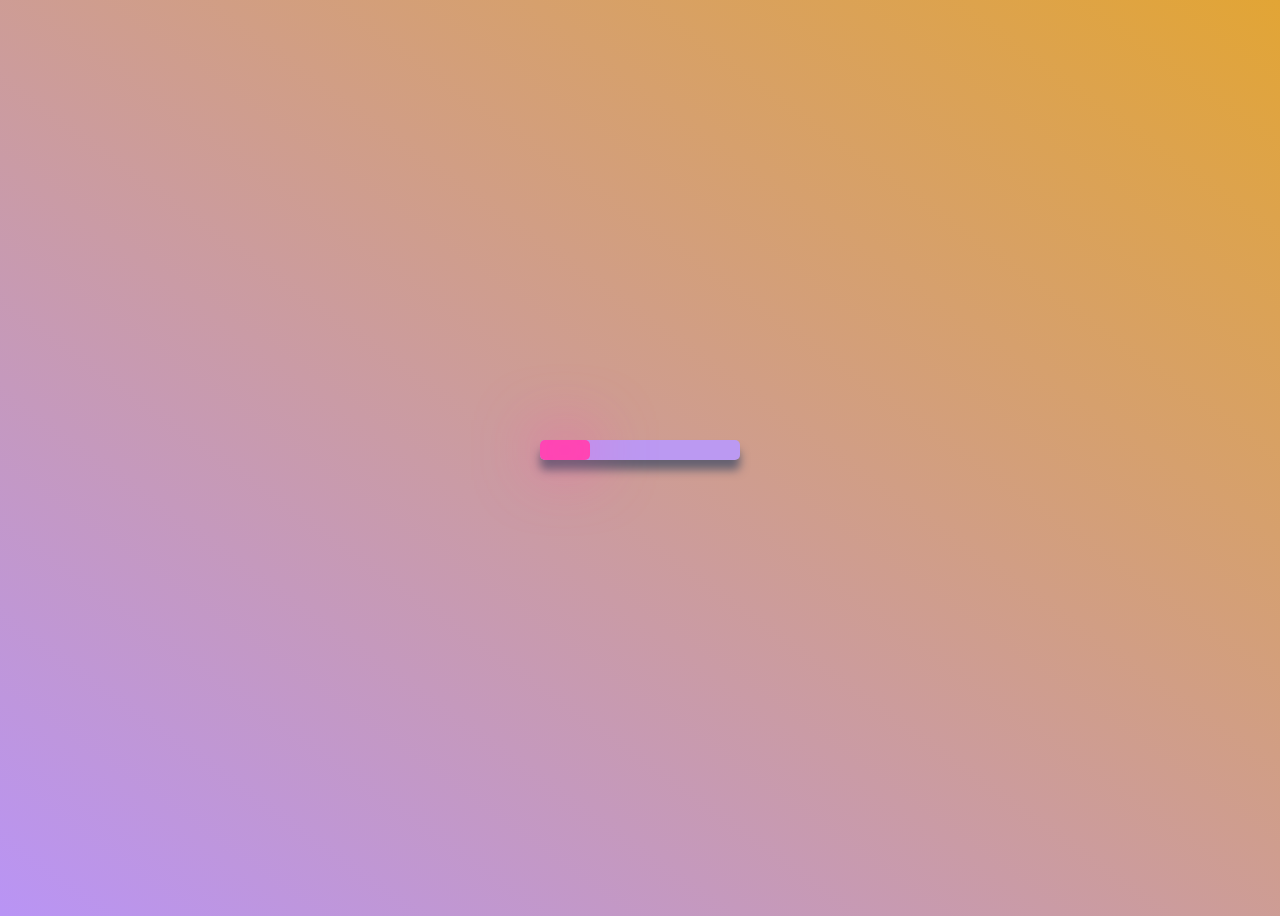
<file: button_animation_menu_mobile/index.html>
<!DOCTYPE html>
<html lang="en">
<head>
    <meta charset="UTF-8">
    <meta http-equiv="X-UA-Compatible" content="IE=edge">
    <meta name="viewport" content="width=device-width, initial-scale=1.0">
    <title>Front End Practice</title>
    <link rel="stylesheet" href="https://cdnjs.cloudflare.com/ajax/libs/font-awesome/6.2.0/css/all.min.css" integrity="sha512-xh6O/CkQoPOWDdYTDqeRdPCVd1SpvCA9XXcUnZS2FmJNp1coAFzvtCN9BmamE+4aHK8yyUHUSCcJHgXloTyT2A==" crossorigin="anonymous" referrerpolicy="no-referrer" />
    <link rel="stylesheet" href="./style.css">
</head>
<body>
    <div id="menu">
        <ul>
            <li class="active"><i class="fa-brands fa-tiktok"></i></li>
            <li><i class="fa-brands fa-github"></i></li>
            <li><i class="fa-brands fa-linkedin"></i></li>
            <li><i class="fa-brands fa-twitter"></i></li>
            <div id="action"></div>
        </ul>
    </div>
</body>
<script src="./index.js"></script>
</html>
</file>
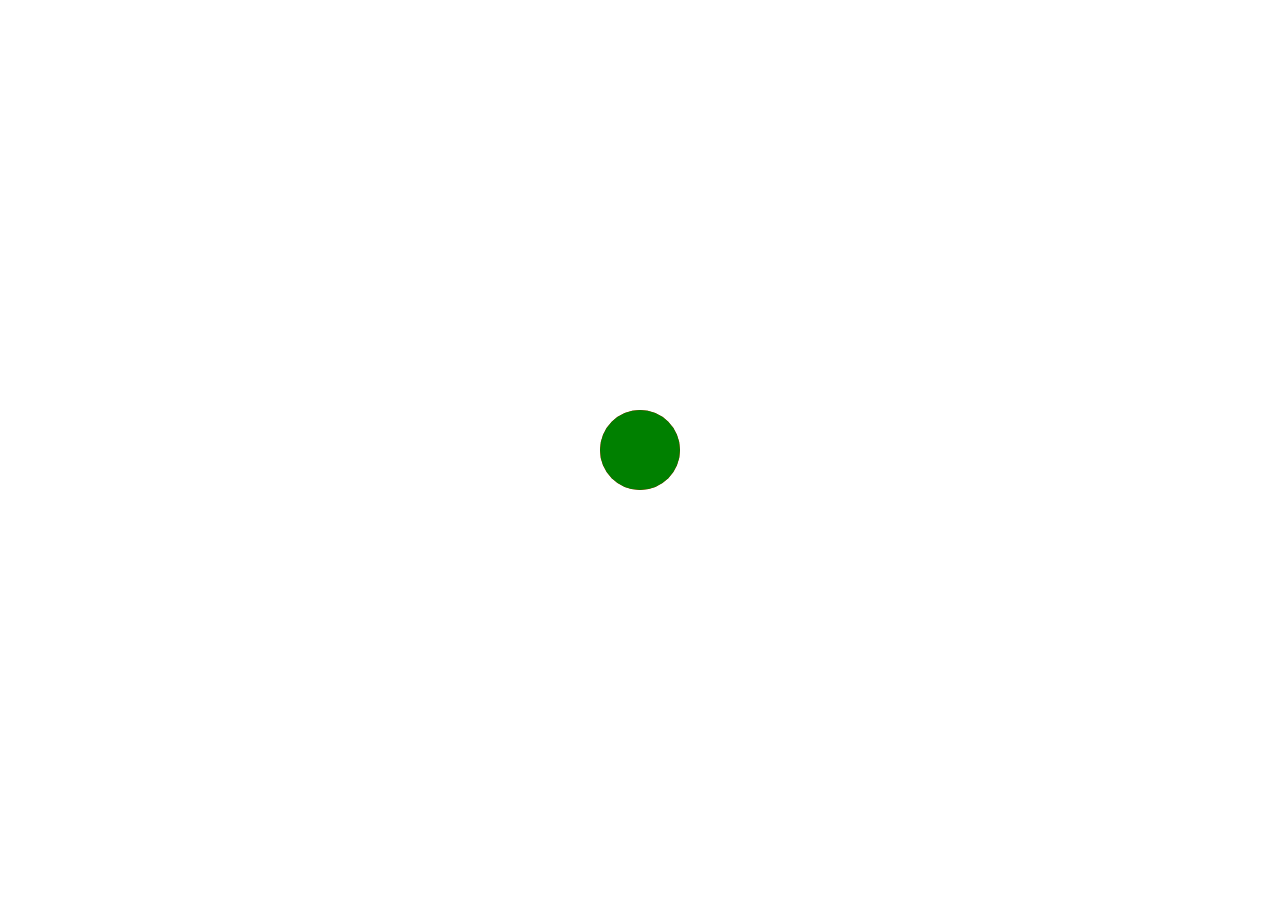
<file: circle_animation/index.html>
<!DOCTYPE html>
<html lang="en">
  <head>
    <meta charset="UTF-8" />
    <meta http-equiv="X-UA-Compatible" content="IE=edge" />
    <meta name="viewport" content="width=device-width, initial-scale=1.0" />
    <title>Circle Animation</title>
    <link rel="stylesheet" href="./style.css" />
  </head>
  <body>
    <div class="loader">
      <div></div>
      <div></div>
    </div>
  </body>
</html>
</file>
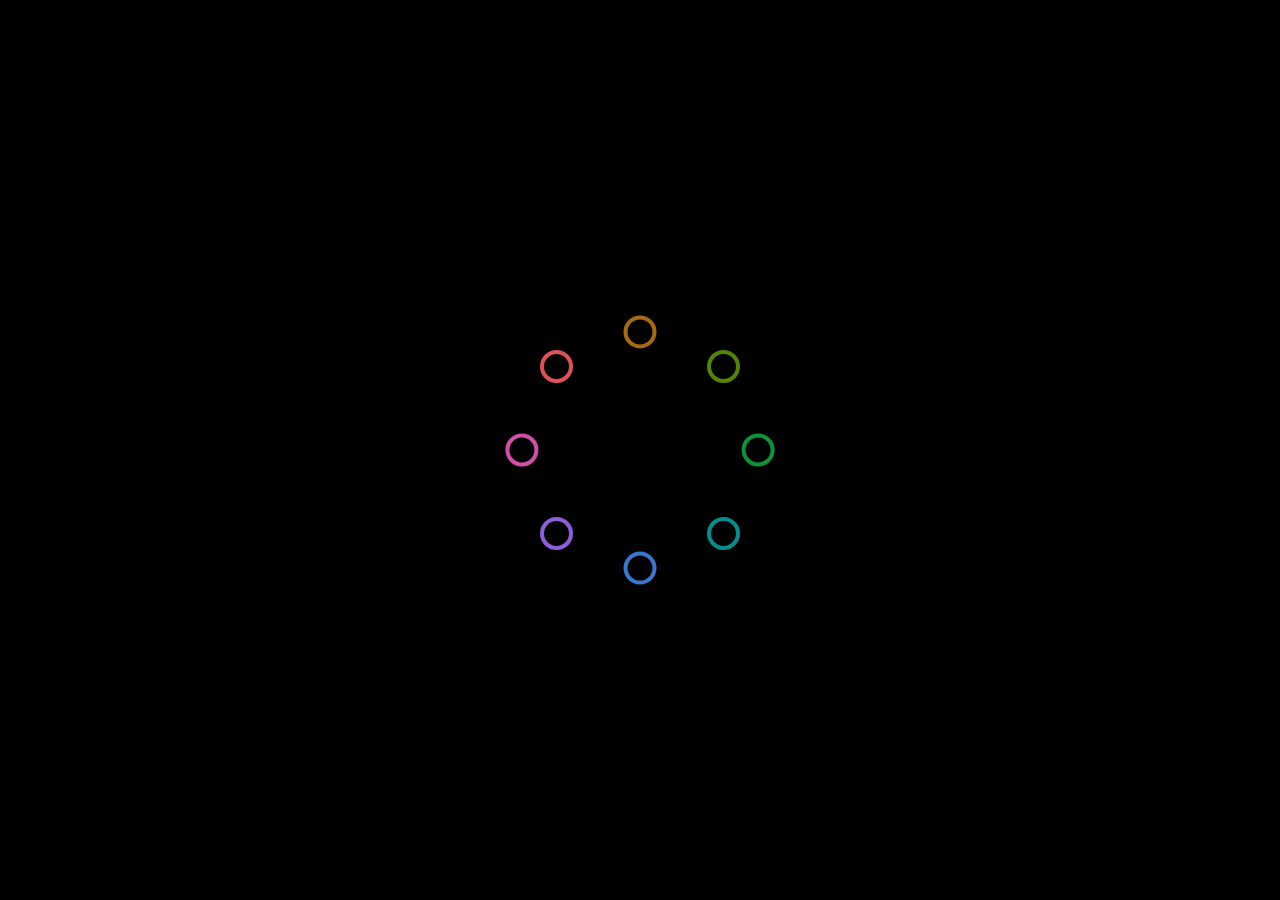
<file: dots_circle_animation/index.html>
<!DOCTYPE html>
<html lang="en">
    <head>
        <meta charset="UTF-8" />
        <meta http-equiv="X-UA-Compatible" content="IE=edge" />
        <meta name="viewport" content="width=device-width, initial-scale=1.0" />
        <title>Dots Circle Loading</title>
        <link rel="stylesheet" href="./style.css" />
    </head>
    <body>
        <div class="container">
            <div class="loading">
                <div class="dot" style="--value: 1"></div>
                <div class="dot" style="--value: 2"></div>
                <div class="dot" style="--value: 3"></div>
                <div class="dot" style="--value: 4"></div>
                <div class="dot" style="--value: 5"></div>
                <div class="dot" style="--value: 6"></div>
                <div class="dot" style="--value: 7"></div>
                <div class="dot" style="--value: 8"></div>
            </div>
        </div>
    </body>
</html>
</file>
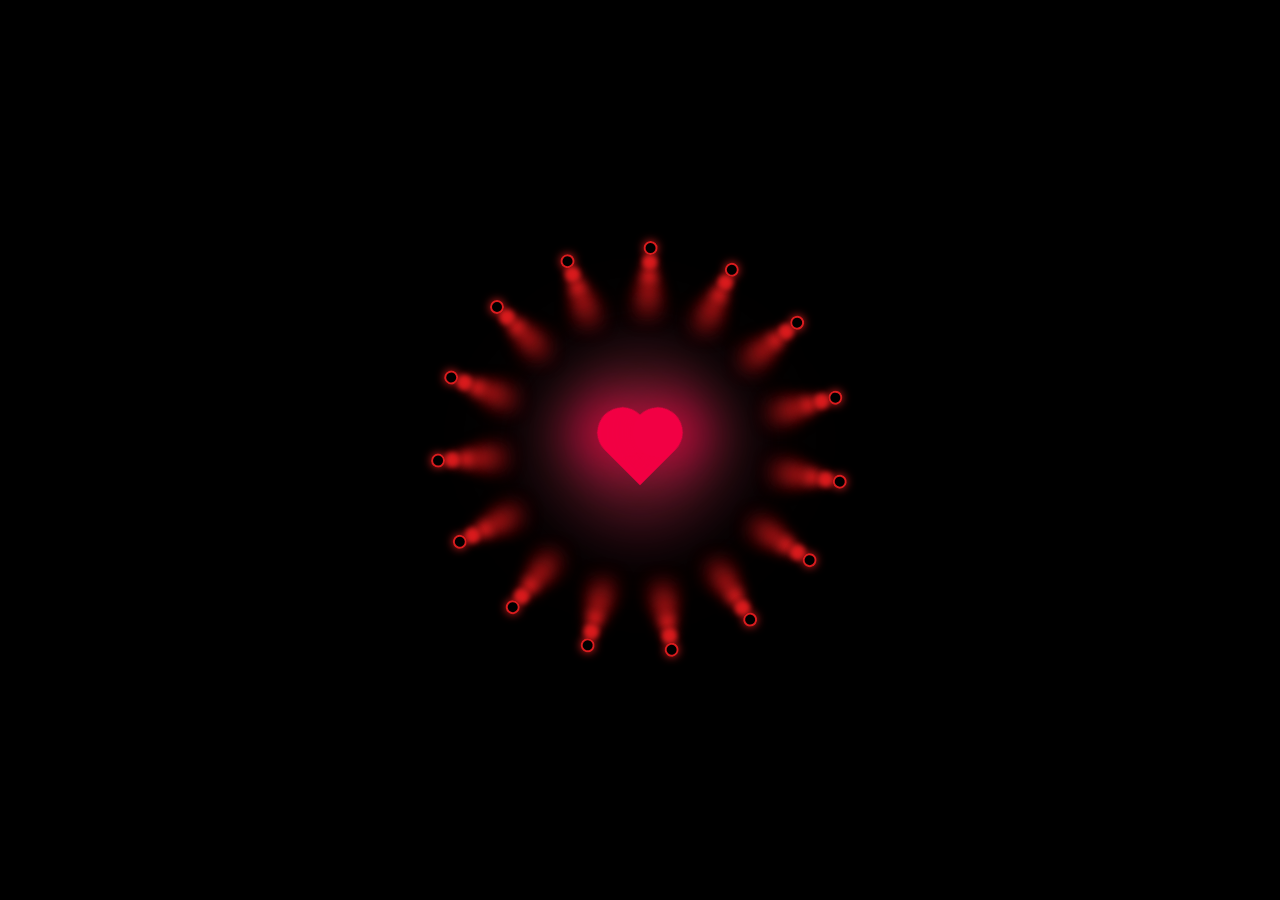
<file: heart/index.html>
<!DOCTYPE html>
<html lang="en">
    <head>
        <meta charset="UTF-8" />
        <meta http-equiv="X-UA-Compatible" content="IE=edge" />
        <meta name="viewport" content="width=device-width, initial-scale=1.0" />
        <title>HEART FOR HELEN</title>
        <link rel="stylesheet" href="./style.css" />
    </head>
    <body>
        <div class="wrapper">
            <div class="heart"></div>
            <div class="loader">
                <span style="--i: 1"></span><span style="--i: 2"></span><span style="--i: 3"></span
                ><span style="--i: 4"></span><span style="--i: 5"></span><span style="--i: 6"></span
                ><span style="--i: 7"></span><span style="--i: 8"></span><span style="--i: 9"></span
                ><span style="--i: 10"></span><span style="--i: 11"></span><span style="--i: 12"></span
                ><span style="--i: 13"></span><span style="--i: 14"></span><span style="--i: 15"></span>
            </div>
        </div>
    </body>
</html>
</file>
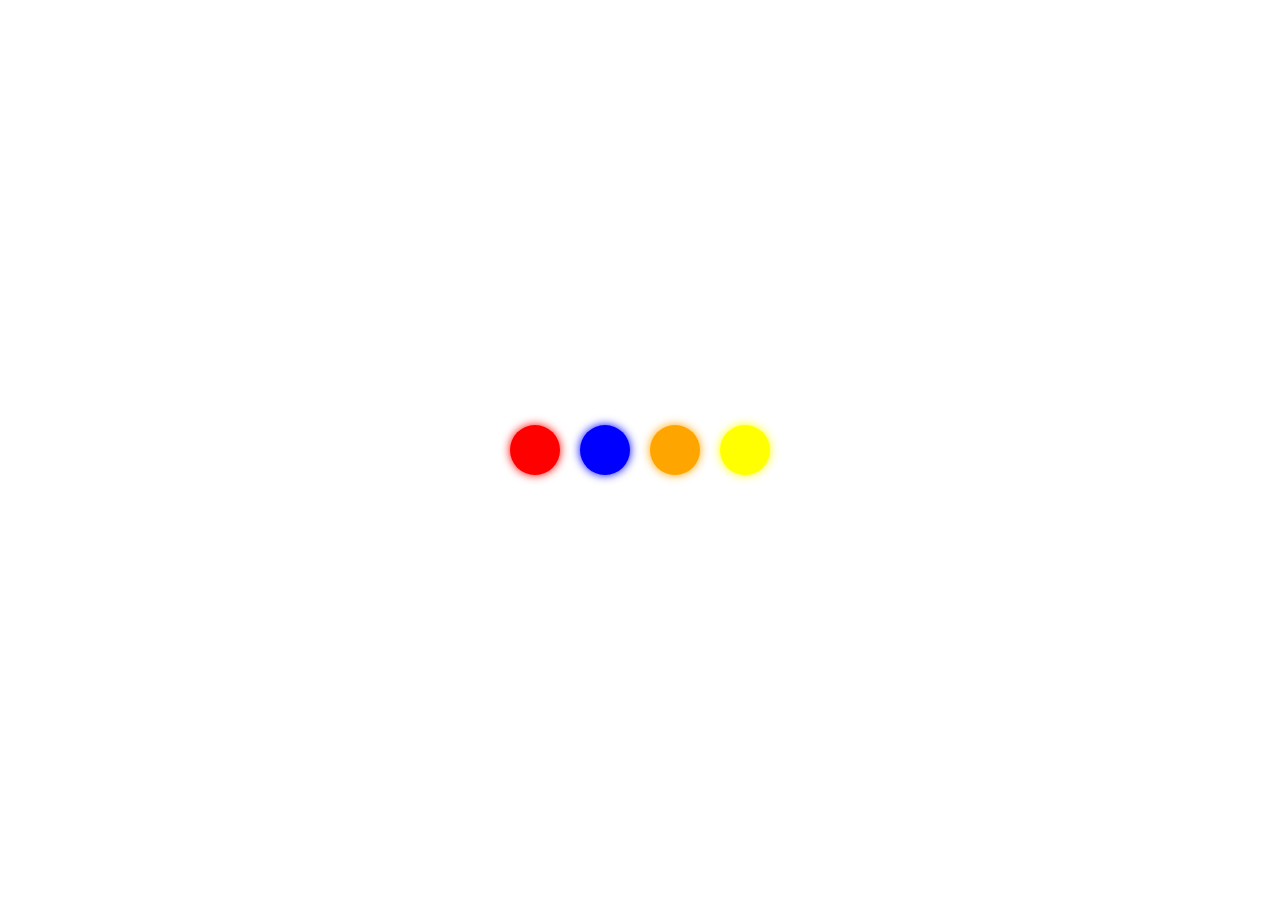
<file: stagger_animation/index.html>
<!DOCTYPE html>
<html lang="en">
  <head>
    <meta charset="UTF-8" />
    <meta http-equiv="X-UA-Compatible" content="IE=edge" />
    <meta name="viewport" content="width=device-width, initial-scale=1.0" />
    <title>Stagger Animation</title>
    <link rel="stylesheet" href="./style.css" />
  </head>
  <body>
    <div class="dots-loading">
      <div style="--delay: 1s; --color: red"></div>
      <div style="--delay: 2s; --color: blue"></div>
      <div style="--delay: 3s; --color: orange"></div>
      <div style="--delay: 4s; --color: yellow"></div>
    </div>
  </body>
</html>
</file>
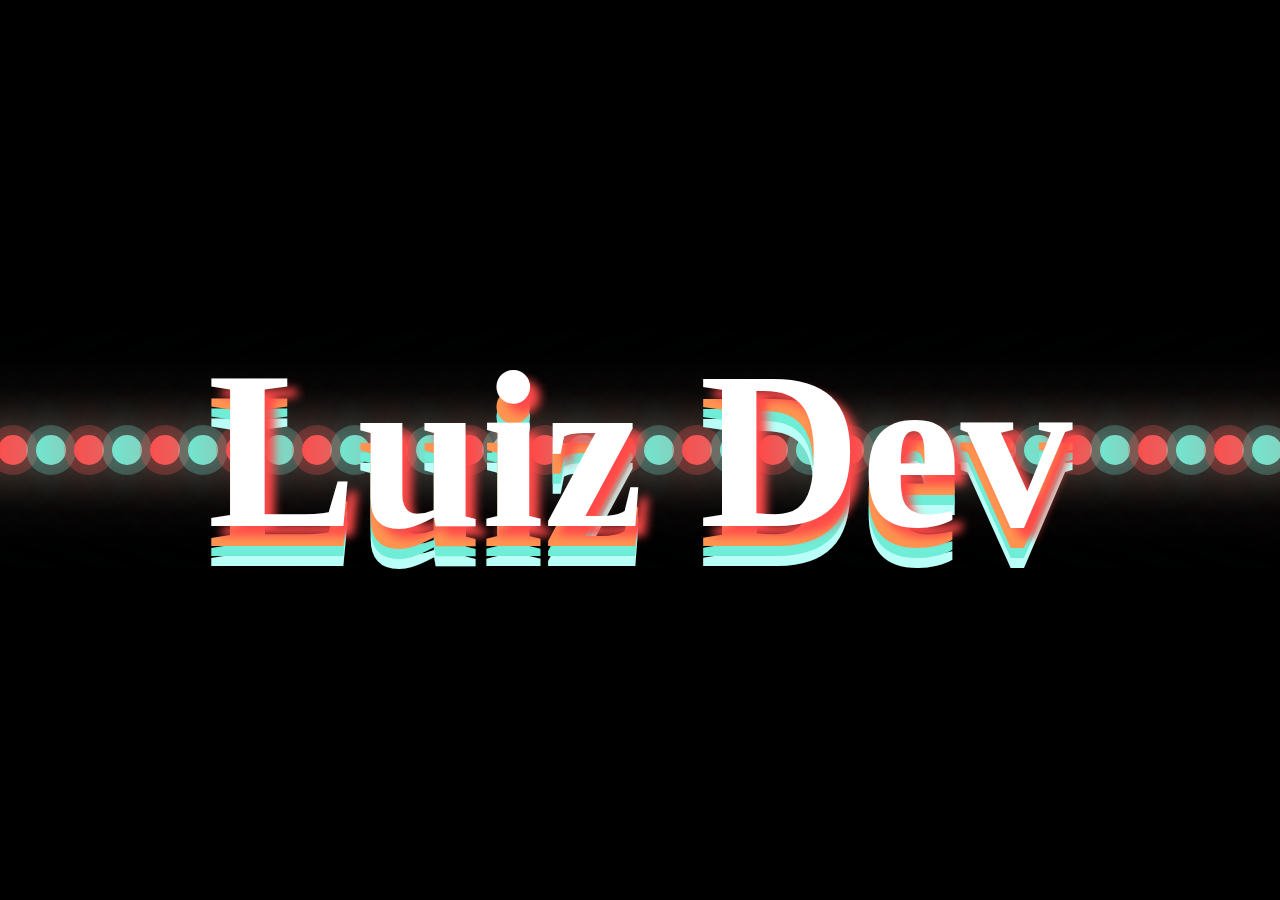
<file: text_animation/index.html>
<!DOCTYPE html>
<html lang="en">
    <head>
        <meta charset="UTF-8" />
        <meta http-equiv="X-UA-Compatible" content="IE=edge" />
        <meta name="viewport" content="width=device-width, initial-scale=1.0" />
        <title>Text Animation</title>
        <link rel="stylesheet" href="./style.css" />
    </head>
    <body>
        <div class="container">
            <div class="bubbles">
                <span style="--i: 11"></span>
                <span style="--i: 17"></span>
                <span style="--i: 18"></span>
                <span style="--i: 14"></span>
                <span style="--i: 20"></span>
                <span style="--i: 25"></span>
                <span style="--i: 14"></span>
                <span style="--i: 19"></span>
                <span style="--i: 21"></span>
                <span style="--i: 20"></span>
                <span style="--i: 24"></span>
                <span style="--i: 26"></span>
                <span style="--i: 10"></span>
                <span style="--i: 13"></span>
                <span style="--i: 19"></span>
                <span style="--i: 15"></span>
                <span style="--i: 17"></span>
                <span style="--i: 28"></span>
                <span style="--i: 11"></span>
                <span style="--i: 17"></span>
                <span style="--i: 18"></span>
                <span style="--i: 14"></span>
                <span style="--i: 20"></span>
                <span style="--i: 25"></span>
                <span style="--i: 14"></span>
                <span style="--i: 19"></span>
                <span style="--i: 21"></span>
                <span style="--i: 20"></span>
                <span style="--i: 24"></span>
                <span style="--i: 26"></span>
                <span style="--i: 10"></span>
                <span style="--i: 13"></span>
                <span style="--i: 19"></span>
                <span style="--i: 15"></span>
                <span style="--i: 17"></span>
                <span style="--i: 28"></span>
            </div>
            <div class="text-name">Luiz Dev</div>
        </div>
    </body>
</html>
</file>
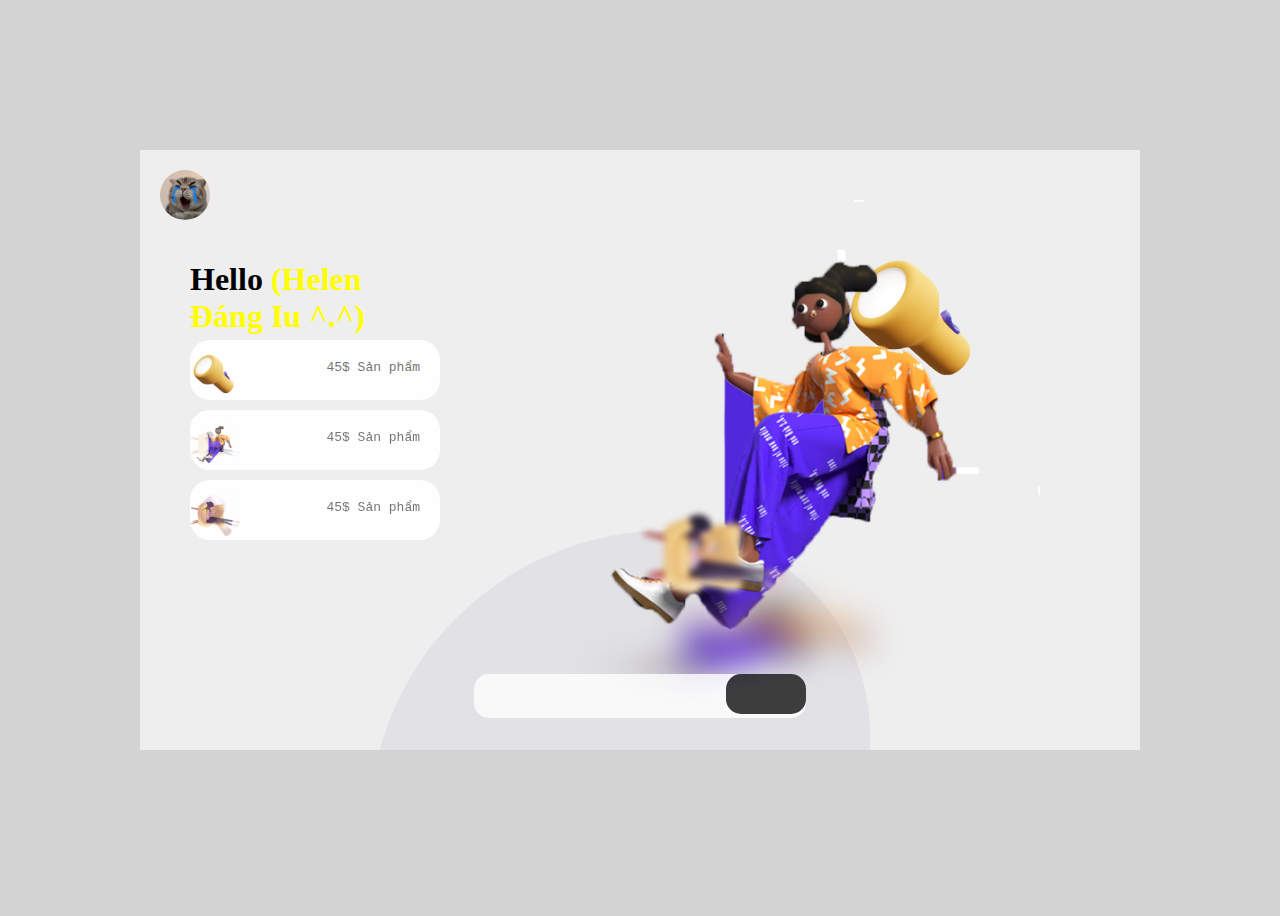
<file: ui_ux_template/index.html>
<!DOCTYPE html>
<html lang="en">
<head>
    <meta charset="UTF-8">
    <meta http-equiv="X-UA-Compatible" content="IE=edge">
    <meta name="viewport" content="width=device-width, initial-scale=1.0">
    <title>Document</title>
    <link rel="stylesheet" href="./style.css">
    <link rel="stylesheet" href="https://cdnjs.cloudflare.com/ajax/libs/font-awesome/6.2.0/css/all.min.css" integrity="sha512-xh6O/CkQoPOWDdYTDqeRdPCVd1SpvCA9XXcUnZS2FmJNp1coAFzvtCN9BmamE+4aHK8yyUHUSCcJHgXloTyT2A==" crossorigin="anonymous" referrerpolicy="no-referrer" />
</head>
<body>
    <div class="container">
        <div class="header">
            <img src="./img/avatar.jpg" alt="">
        </div>
        <div class="background-rotate">
            <div class="bg-rotate"></div>
        </div>
        <h1>Hello <span>(Helen Đáng Iu ^.^)</span></h1>
        <div class="list ">
            <div class="item active" id="item_0">
                <img src="img/6.png" alt="">
                <img src="img/3.png" alt="">
                <img src="img/9.png" alt="">
                <img src="img/3.png" alt="">
                <div class="content">
                    <div class="itemText">
                        <img src="img/6.png" alt=""><span>45$ Sản phẩm</span>
                    </div>
                    <div class="itemText">
                        <img src="img/3.png" alt=""><span>45$ Sản phẩm</span>
                    </div>
                    <div class="itemText">
                        <img src="img/9.png" alt=""><span>45$ Sản phẩm</span>
                    </div>
                </div>
                
            </div>
            <div class="item " id="item_1">
                <img src="img/5.png" alt="">
                <img src="img/1.png" alt="">
                <img src="img/8.png" alt="">
                <img src="img/1.png" alt="">
                <div class="content">
                    <div class="itemText">
                        <img src="img/5.png" alt=""><span>45$ Sản phẩm</span>
                    </div>
                    <div class="itemText">
                        <img src="img/1.png" alt=""><span>45$ Sản phẩm</span>
                    </div>
                    <div class="itemText">
                        <img src="img/8.png" alt=""><span>45$ Sản phẩm</span>
                    </div>
                </div>
                
            </div>
            <div class="item" id="item_2">
                <img src="img/7.png" alt="">
                <img src="img/3.png" alt="">
                <img src="img/4.png" alt="">
                <img src="img/3.png" alt="">
                <div class="content">
                    <div class="itemText">
                        <img src="img/7.png" alt=""><span>45$ Sản phẩm</span>
                    </div>
                    <div class="itemText">
                        <img src="img/3.png" alt=""><span>45$ Sản phẩm</span>
                    </div>
                    <div class="itemText">
                        <img src="img/4.png" alt=""><span>45$ Sản phẩm</span>
                    </div>
                </div>
                
            </div>
            <div class="item" id="item_3">
                <img src="img/6.png" alt="">
                <img src="img/2.png" alt="">
                <img src="img/3.png" alt="">
                <img src="img/2.png" alt="">
                <div class="content">
                    <div class="itemText">
                        <img src="img/6.png" alt=""><span>45$ Sản phẩm</span>
                    </div>
                    <div class="itemText">
                        <img src="img/2.png" alt=""><span>45$ Sản phẩm</span>
                    </div>
                    <div class="itemText">
                        <img src="img/3.png" alt=""><span>45$ Sản phẩm</span>
                    </div>
                </div>
                
            </div>
            
        </div>
        <div class="menu">
            <ul>
                <li class="active"><i class="fa-solid fa-keyboard"></i></li>
                <li><i class="fa-solid fa-pen-to-square"></i></li>
                <li><i class="fa-regular fa-user"></i></li>
                <li id="next"><i class="fa-solid fa-caret-right"></i></li>
            </ul>
        </div>
    </div>
   
</body>
<script src="./index.js"></script>
</html>
</file>
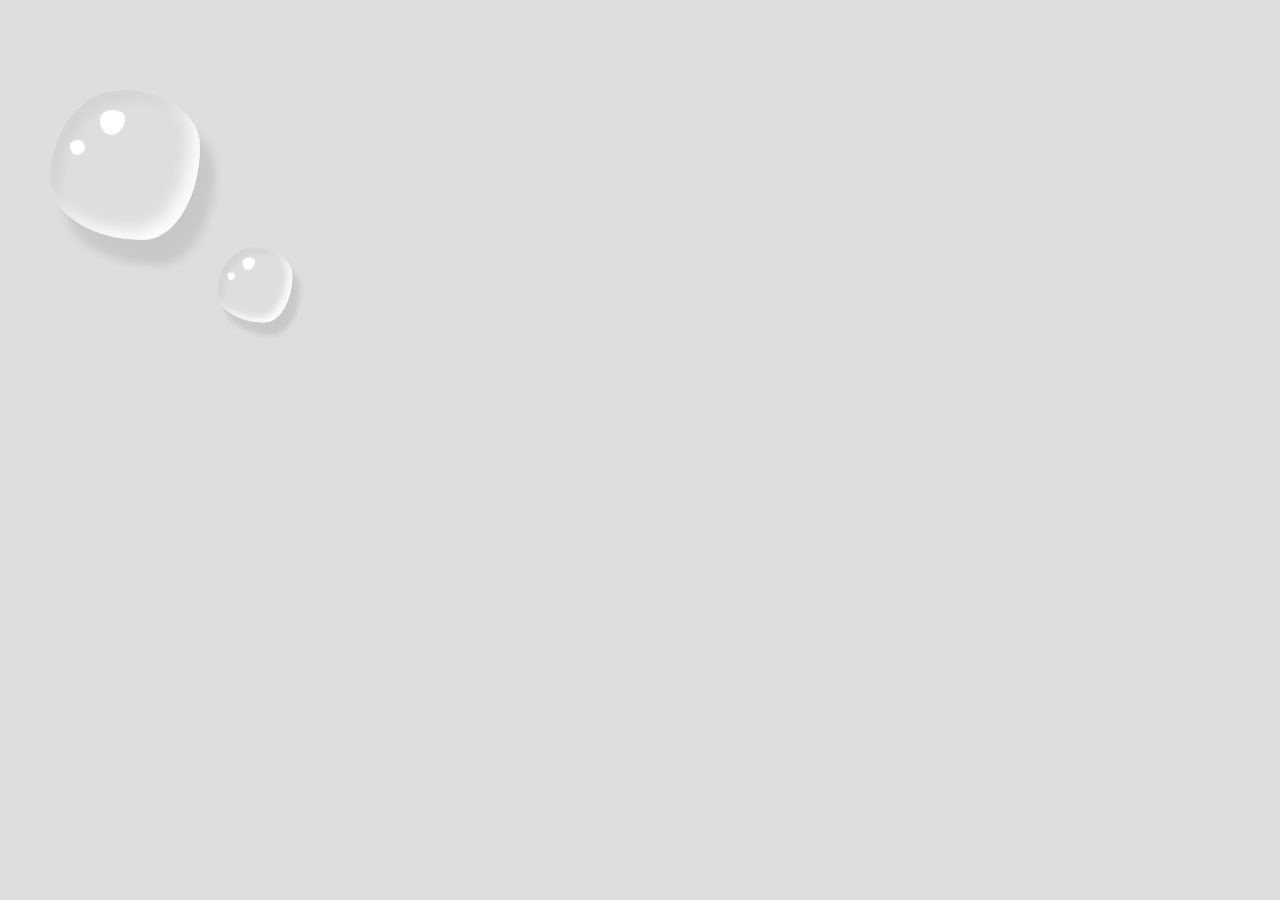
<file: water/index.html>
<!DOCTYPE html>
<html lang="en">
  <head>
    <meta charset="UTF-8" />
    <meta http-equiv="X-UA-Compatible" content="IE=edge" />
    <meta name="viewport" content="width=device-width, initial-scale=1.0" />
    <title>Water</title>
    <link rel="stylesheet" href="./style.css" />
  </head>
  <body>
    <div class="water"></div>
    <div class="water"></div>
  </body>
</html>
</file>
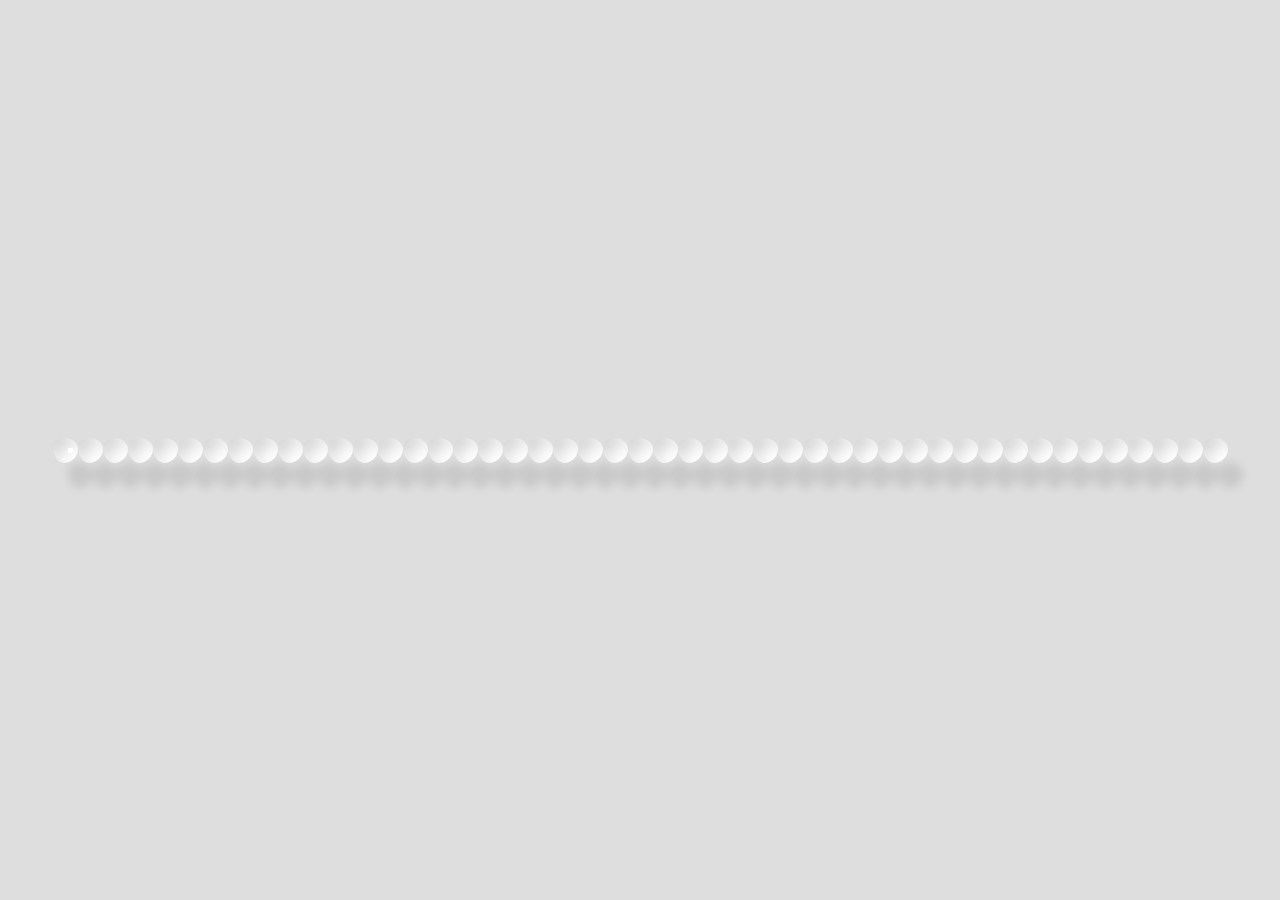
<file: water_animation/index.html>
<!DOCTYPE html>
<html lang="en">
    <head>
        <meta charset="UTF-8" />
        <meta http-equiv="X-UA-Compatible" content="IE=edge" />
        <meta name="viewport" content="width=device-width, initial-scale=1.0" />
        <title>Water Animation</title>
        <link rel="stylesheet" href="./style.css" />
    </head>
    <body>
        <div class="container">
            <div class="water-bubbles">
                <span style="--i: 11"></span>
                <span style="--i: 17"></span>
                <span style="--i: 18"></span>
                <span style="--i: 14"></span>
                <span style="--i: 20"></span>
                <span style="--i: 25"></span>
                <span style="--i: 14"></span>
                <span style="--i: 19"></span>
                <span style="--i: 21"></span>
                <span style="--i: 20"></span>
                <span style="--i: 24"></span>
                <span style="--i: 26"></span>
                <span style="--i: 10"></span>
                <span style="--i: 13"></span>
                <span style="--i: 19"></span>
                <span style="--i: 15"></span>
                <span style="--i: 17"></span>
                <span style="--i: 28"></span>
                <span style="--i: 11"></span>
                <span style="--i: 17"></span>
                <span style="--i: 18"></span>
                <span style="--i: 14"></span>
                <span style="--i: 20"></span>
                <span style="--i: 25"></span>
                <span style="--i: 14"></span>
                <span style="--i: 19"></span>
                <span style="--i: 21"></span>
                <span style="--i: 20"></span>
                <span style="--i: 18"></span>
                <span style="--i: 15"></span>
                <span style="--i: 20"></span>
                <span style="--i: 17"></span>
                <span style="--i: 19"></span>
                <span style="--i: 26"></span>
                <span style="--i: 17"></span>
                <span style="--i: 28"></span>
                <span style="--i: 16"></span>
                <span style="--i: 23"></span>
                <span style="--i: 25"></span>
                <span style="--i: 18"></span>
                <span style="--i: 28"></span>
                <span style="--i: 29"></span>
                <span style="--i: 17"></span>
                <span style="--i: 19"></span>
                <span style="--i: 26"></span>
                <span style="--i: 17"></span>
                <span style="--i: 28"></span>
            </div>
        </div>
    </body>
</html>
</file>
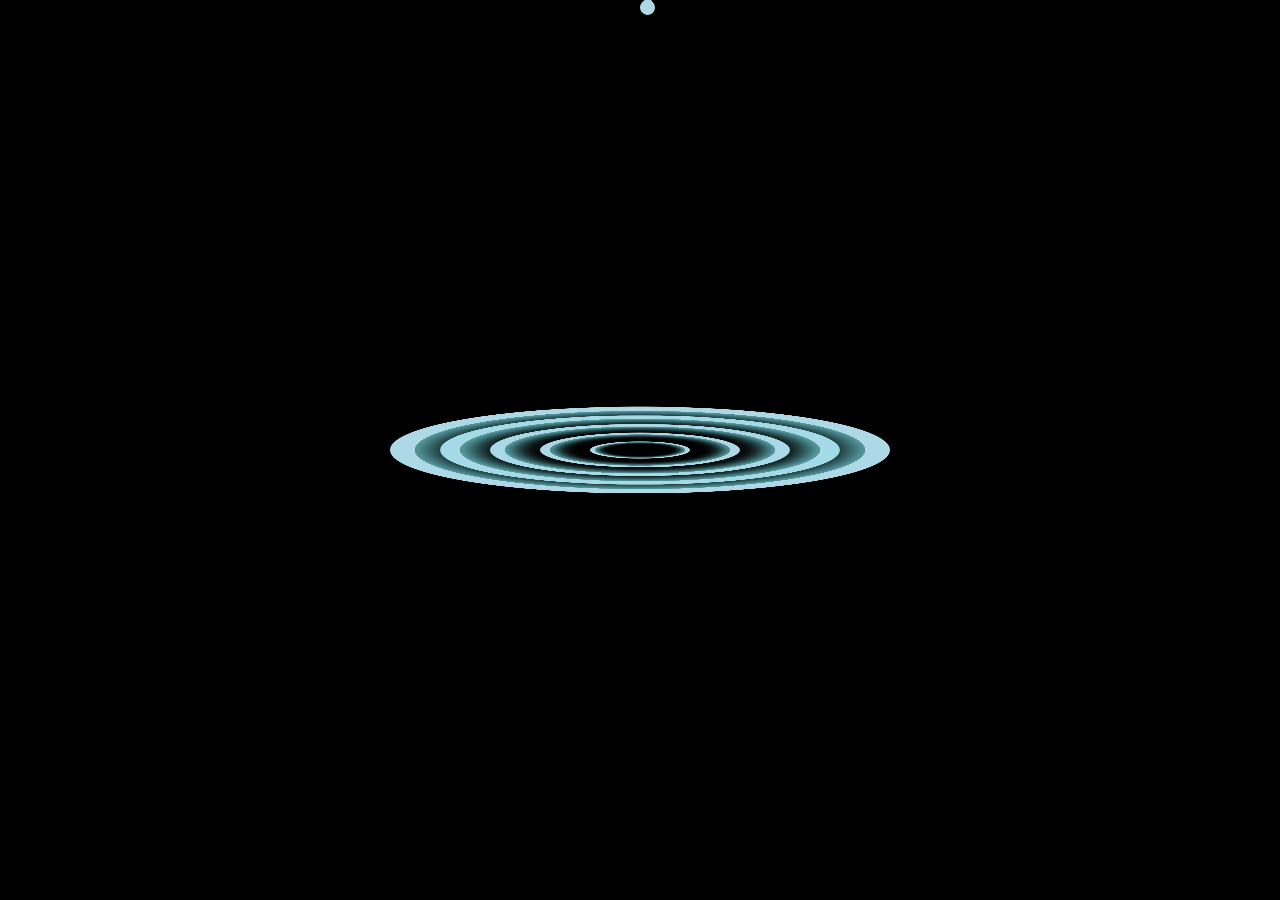
<file: water_drop_animation/index.html>
<!DOCTYPE html>
<html lang="en">
  <head>
    <meta charset="UTF-8" />
    <meta http-equiv="X-UA-Compatible" content="IE=edge" />
    <meta name="viewport" content="width=device-width, initial-scale=1.0" />
    <title>Water Drop Animation</title>
    <link rel="stylesheet" href="./style.css" />
  </head>
  <body>
    <div class="container-box">
      <div class="wave"></div>
      <div class="wave"></div>
      <div class="wave"></div>
      <div class="wave"></div>
      <div class="wave"></div>
    </div>
    <div class="water-drop"></div>
  </body>
</html>
</file>
<file: button_animation_menu_mobile/style.css>
/* vh: tỉ lệ màn hình theo chiều dọc */
body {
  height: 100vh;
  background-image: linear-gradient(to top right, #b994f5, #e2a535);
}

#menu {
  position: absolute;
  top: 50%;
  left: 50%;
  transform: translate(-50%, -50%);
  background-color: #bb99f2;
  box-shadow: 0 10px 10px #656171;
  border-radius: 5px;
}

ul {
  padding: 0;
  margin: 0;
  list-style: none;
}

li {
  width: 50px;
  float: left;
  text-align: center;
  padding: 10px 0;
  color: #39222d;
  transition: 1s;
}

.active {
  color: #fff;
}

i {
  position: relative;
  z-index: -1;
}

#action {
  position: absolute;
  top: 0;
  left: 0;
  background: #ff45b4;
  width: 50px;
  height: 100%;
  z-index: -2;
  transition: 1s;
  border-radius: 5px;
}
/* Tạo lớp phù nhòe xung quanh action */
#action::before {
  position: absolute;
  top: 0;
  left: 0;
  background: #ff45b4;
  width: 100%;
  height: 100%;
  content: "";
  filter: blur(33px);
  transition: 1s;
}

ul li:nth-child(2).active ~ #action,
ul li:nth-child(2).active ~ #action::before {
  background-color: #fe1f34;
}

ul li:nth-child(3).active ~ #action,
ul li:nth-child(3).active ~ #action::before {
  background-color: #0df44b;
}

ul li:nth-child(4).active ~ #action,
ul li:nth-child(4).active ~ #action::before {
  background-color: #e8e805;
}
</file>
<file: circle_animation/style.css>
* {
  margin: 0;
  padding: 0;
  box-sizing: border-box;
}

body {
  min-height: 100vh;
}

.loader {
  height: 100vh;
  position: relative;
  display: flex;
  align-items: center;
  justify-content: center;
}

.loader div {
  position: absolute;
}
.loader div:nth-child(1) {
  width: 80px;
  height: 80px;
  border-radius: 50%;
  background: red;
  animation: spinner 1s linear infinite;
  animation-delay: -0.5s;
}

.loader div:nth-child(2) {
  width: 80px;
  height: 80px;
  border-radius: 50%;
  background: green;
  animation: spinner 1s linear infinite;
}

@keyframes spinner {
  0% {
    z-index: 1;
    transform: translateX(0);
  }
  50% {
    transform: translateX(80px);
  }
  100% {
    z-index: 2;
    transform: translateX(0);
  }
}
</file>
<file: dots_circle_animation/style.css>
:root {
    --primary-color: #dd5353;
    --background-color: #000;
}

* {
    margin: 0;
    padding: 0;
    box-sizing: border-box;
}

body {
    overflow: hidden;
    min-width: 100vh;
    background-color: #000;
}

.container {
    height: 100vh;
    width: 100%;
    position: relative;
    display: flex;
    justify-content: center;
    align-items: center;
    flex-wrap: nowrap;
}

.loading {
    position: absolute;
    height: 200px;
    width: 200px;
}

.loading .dot {
    position: absolute;
    top: 0;
    left: 0;
    height: 100%;
    width: 100%;
    transform: rotate(calc(var(--value) * 45deg));
}

.loading .dot:before {
    content: '';
    position: absolute;
    top: 0;
    left: 0;
    height: 25px;
    width: 25px;
    border: 4px solid var(--primary-color);
    border-radius: 50%;
    filter: hue-rotate(calc(var(--value) * 45deg));
    animation: loading 2s linear infinite;
    animation-delay: calc(var(--value) * 0.25s);
}

@keyframes loading {
    to {
        transform: scale(0);
        opacity: 0;
    }
}
</file>
<file: heart/style.css>
@import url('https://fonts.googleapis.com/css?family=Poppins:400,500,600,700,800,900&display=swap');
:root {
    --primary-color: #f20044;
    --secondary-color: #da1c1e;
    --color-drop-shadow: hsl(346, 100%, 67%);
    --background-color: #000000;
}

* {
    margin: 0;
    padding: 0;
    box-sizing: border-box;
    font-family: 'Poppins', sans-serif;
}

body {
    min-height: 100vh;
    overflow: hidden;
}

.wrapper {
    height: 100vh;
    display: flex;
    justify-content: center;
    align-items: center;
    background-color: #000000;
}
.heart {
    position: relative;
    width: 50px;
    height: 50px;
    background-color: var(--primary-color);
    box-shadow: 0 0 90px var(--primary-color);
    transform: rotate(-45deg);
    animation: heartEffect 1.2s ease-in infinite;
    filter: drop-shadow(0 0px 50px var(--color-drop-shadow));
}

.heart::before {
    content: '';
    position: absolute;
    width: 50px;
    height: 50px;
    background-color: var(--primary-color);
    top: -50%;
    border-radius: 50px;
    box-shadow: -10px -10px 50px var(--primary-color);
}

.heart::after {
    content: '';
    position: absolute;
    width: 50px;
    height: 50px;
    right: -50%;
    background-color: var(--primary-color);
    border-radius: 50px;
    box-shadow: 10px 10px 50px var(--primary-color);
}

@keyframes heartEffect {
    0% {
        transform: rotate(-45deg) scale(1);
    }
    50% {
        transform: rotate(-45deg) scale(1.25);
    }
    100% {
        transform: rotate(-45deg) scale(1.01);
    }
}

.loader {
    position: absolute;
    top: 50%;
    left: 50%;
    width: 300px;
    height: 300px;
    transform: translate(-50%, -50%);
}

.loader span {
    position: absolute;
    top: 0;
    left: 0;
    width: 100%;
    height: 100%;
    transform: rotate(calc(24deg * var(--i)));
}

.loader span::before {
    content: '';
    position: absolute;
    top: 0;
    left: 0;
    width: 10px;
    height: 10px;
    border-radius: 50%;
    border: 2px solid var(--secondary-color);
    box-shadow: 0 0 10px #da1c1e, 10px 10px 5px #da1c1e, 10px 10px 10px #da1c1e, 20px 20px 10px #da1c1e,
        20px 20px 15px #da1c1e, 30px 30px 15px #da1c1e, 30px 30px 20px #da1c1e, 40px 40px 20px #da1c1e,
        40px 40px 25px #da1c1e;
    animation: loaderEffect 5s ease-in-out infinite;
}

@keyframes loaderEffect {
    0% {
        transform: rotate(0deg);
        filter: hue-rotate(0deg);
    }
    100% {
        transform: rotate(360deg);
        filter: hue-rotate(360deg);
    }
}
</file>
<file: stagger_animation/style.css>
* {
  margin: 0;
  padding: 0;
  box-sizing: border-box;
}

body {
  min-height: 100vh;
}

.dots-loading {
  height: 100vh;
  display: flex;
  justify-content: center;
  align-items: center;
  gap: 0 10px;
  padding: 10px;
}

.dots-loading div {
  width: 50px;
  height: 50px;
  margin: 0 5px;
  border-radius: 50%;
  background: var(--color);
  animation: stagger 0.5s linear infinite alternate;
  animation-delay: calc(-1 * (0.5 / 4) * var(--delay));
  box-shadow: 0 0 10px var(--color);
}

@keyframes stagger {
  0% {
    transform: translateY(0);
  }
  50%,
  100% {
    transform: translateY(20px);
  }
}
</file>
<file: text_animation/style.css>
* {
    margin: 0;
    padding: 0;
    box-sizing: inherit;
}

body {
    min-height: 100vh;
    box-sizing: border-box;
    font-size: 14px;
    font-family: cursive;
}

.container {
    position: relative;
    width: 100%;
    height: 100vh;
    background-color: #000000;
    display: flex;
    justify-content: center;
    align-items: center;
}

.bubbles {
    position: absolute;
    display: flex;
}

.bubbles span {
    width: 30px;
    height: 30px;
    background-color: #6fedd6;
    border-radius: 50%;
    margin: 0 4px;
    box-shadow: 0 0 0 10px #6fedd644, 0 0 50px #6fedd6, 0 0 100px #6fedd6;
    animation: effectAnimate 5s linear infinite;
    animation-duration: calc(150s / var(--i));
}

.bubbles span:nth-child(even) {
    background-color: #ff4a4a;
    box-shadow: 0 0 0 10px #ff4a4a44, 0 0 50px #ff4a4a, 0 0 100px #ff4a4a;
}

@keyframes effectAnimate {
    0% {
        transform: translateY(100vh) scale(0);
    }

    100% {
        transform: translateY(-50vh) scale(1);
    }
}

.text-name {
    position: absolute;
    font-size: 14rem;
    font-weight: 600;
    color: #fff;
    text-shadow: 10px 10px 10px #ff4a4a, 0 20px 0 #ff9551, 0 30px 0 #6fedd6, 0 40px 0 #b9fff8;
    animation: effectIn 1s ease-in-out infinite alternate;
}

@keyframes effectIn {
    0% {
        text-shadow: none;
        transform: translateY(-100px);
    }

    100% {
        text-shadow: 10px 10px 10px #ff4a4a, 0 20px 0 #ff9551, 0 30px 0 #6fedd6, 0 40px 0 #b9fff8;
        transform: translateY(0px);
    }
}
</file>
<file: ui_ux_template/style.css>
body{
    background: #d3d3d3;
    width: 100vw;
    height: 100vh;
}

.container{
    position: absolute;
    background: #eee;
    top: 50%;
    left: 50%;
    transform: translate(-50%, -50%);
    width: 1000px;
    height: 600px;
}

.header{
    position: absolute;
    top: 0;
    left: 0;
    padding: 20px;
}

.header img{
    width: 50px;
    height: 50px;
    border-radius: 50%;
}

.background-rotate{
    position: absolute;
    bottom: 0;
    left: 0;
    width: 100%;
    height: 500px;
    overflow: hidden;
}

.bg-rotate{
    position: absolute;
    width: 500px;
    height: 500px;
    background-color: #dedee3;
    left: 23%;
    bottom: -56%;
    border-radius: 60% 40% 41% 59% / 59% 41% 59% 41% ;
    z-index: -1;
    opacity: 0.8;
}

h1{
    position: absolute;
    top: 15%;
    left: 5%;
    width: 25%;
}

h1 span{
    color: yellow;
}

.item{
    position: absolute;
    top: 0;
    left: 0;
    width: 100%;
    height: 100%;
    display: none;
}

.item img:nth-child(1){
    position: absolute;
    width: 150px;
    left: 70%;
    top: 16%;
}

.item img:nth-child(2){
    position: absolute;
    width: 50%;
    left: 40%;
    top: 50%;
    transform: translate(0, -50%);
}

.item img:nth-child(3){
    position: absolute;
    width: 150px;
    left: 50%;
    top: 55%;
    filter: blur(3px);
}


.item img:nth-child(4){
    position: absolute;
    width: 400px;
    left: 40%;
    bottom: 10%;
    height: 100px;
    filter: blur(17px);
}



.content{
    position: absolute;
    left: 5%;
    top: 30%;
    overflow: hidden;
    width: 25%;
    opacity: 0.7;}

.content img{
    width: 50px !important;
    left: 0 !important;
    opacity: 1 !important;
    animation: none !important;
    bottom: 0 !important;
}

.itemText{
    background: #fff;
    padding: 20px;
    border-radius: 20px;
    display: block;
    margin-top: 10px;
    min-height: 20px;
    position: relative;
}

.itemText span{
    float: right;
    margin-left: 20px;
    opacity: 0.6;
    font-family: monospace;
}

.active{
    display: block;
}

.active img:nth-child(1){
    opacity: 0;
    animation: img1show 2s cubic-bezier(0.11, 0.41, 0.39, 0.86) 1 forwards;
}

.active img:nth-child(2), .active img:nth-child(4){
    opacity: 0;
    animation: img2show 2.3s cubic-bezier(0.11, 0.41, 0.39, 0.86) 1 forwards;
}

.active img:nth-child(3){
    opacity: 0;
    animation: img3show 2s cubic-bezier(0.11, 0.41, 0.39, 0.86) 1 forwards;
}

.active .itemText{
    animation: showText 1s ease-in-out 1 forwards;
}

.hide .itemText{
    animation: hideText 1s ease-in-out 1 forwards;
}

@keyframes showText {
    0%{
        opacity: 0;
        transform: translate(300px, 0);
    }
    100%{
        opacity: 1;
        transform: translate(0, 0);
    }
}


@keyframes hideText {
    
    0%{
        opacity: 1;
        transform: translate(0, 0);
    }
    100%{
   
        opacity: 0;
        transform: translate(-300px, 0);
    }
}



@keyframes img1show {
    0%{
        opacity: 0;
        left: 100%;
        transform: rotate(95deg);
    }
    10%{
        opacity: 1;
    }
    100%{
        opacity: 1;
        left: 70%;
        transform: rotate(0deg);
    }
}

@keyframes img2show {
    0%{
        opacity: 0;
        left: 100%;
        
    }
    10%{
        opacity: 1;
    }
    100%{
        opacity: 1;
        left: 40%;
    }
}

@keyframes img3show {
    0%{
        opacity: 0;
        left: 100%;
        transform: rotate(95deg);
    }
    10%{
        opacity: 1;
    }
    100%{
        opacity: 1;
        left: 50%;
        transform: rotate(0deg);
    }
}

.hide{
    display: block;
}

.hide img:nth-child(1){
    animation: img1hide 2s cubic-bezier(0.11, 0.41, 0.39, 0.86) 1 forwards;
}

.hide img:nth-child(2), .hide img:nth-child(4){
    animation: img2hide 2.3s cubic-bezier(0.11, 0.41, 0.39, 0.86) 1 forwards;
}

.hide img:nth-child(3){
    animation: img3hide 2s cubic-bezier(0.11, 0.41, 0.39, 0.86) 1 forwards;
}

@keyframes img1hide {
    0%{
        opacity: 1;
        left: 70%;
        transform: rotate(0deg);
      
    }
    60%{
        opacity: 1;
    }
    100%{
        opacity: 0;
        left: -40%;
        transform: rotate(95deg);
    }
}


@keyframes img2hide {
    0%{
        opacity: 1;
        left: 40%;
        
    }
    60%{
        opacity: 1;
    }
    100%{
        opacity: 0;
        left: -40%;
    }
}


@keyframes img3hide {
    0%{
        opacity: 1;
        left: 50%;
        transform: rotate(0deg);
    }
    60%{
        opacity: 1;
    }
    100%{
        opacity: 0;
        left: -40%;
        transform: rotate(95deg);
    }
}

.menu{
    position: absolute;
    bottom: 10px;
    left: 50%;
    transform: translate(-50%, -50%);
    background-color: #fff;
    border-radius: 15px;
    opacity: 0.8;
}

.menu ul{
    list-style: none;
    padding: 0;
    margin: 0;
}

.menu ul li{
    display: inline-block;
    padding: 20px;
    width: 40px;
    text-align: center;
    border-radius: 15px;
}

.menu ul li:nth-child(4){
    background-color: rgb(20, 20, 20);
    color: #fff;
}

#next:hover{
    opacity: 0.9;
    cursor: pointer;
}
</file>
<file: water/style.css>
* {
  margin: 0;
  padding: 0;
  box-sizing: inherit;
}

html {
  box-sizing: border-box;
}

body {
  background-color: #dedede;
  height: 100vh;
}

.water {
  position: absolute;
  top: 90px;
  left: 50px;
  height: 150px;
  width: 150px;
  background-color: transparent;
  border-radius: 48% 52% 38% 62% / 60% 37% 63% 40%;
  box-shadow: inset 10px 10px 10px #0000000c, 15px 25px 10px #00000019,
    inset -10px -10px 15px #ffffffe5;
  animation: effect 2s ease-in-out infinite alternate;
}

.water::before {
  content: "";
  height: 25px;
  width: 25px;
  background-color: #fff;
  position: absolute;
  border-radius: 45% 55% 55% 45% / 39% 29% 71% 61%;
  top: 20px;
  left: 50px;
  animation: effect 2s ease-in-out infinite alternate;
}

.water::after {
  content: "";
  height: 15px;
  width: 15px;
  background-color: #fff;
  position: absolute;
  border-radius: 57% 43% 62% 38% / 29% 51% 49% 71%;
  top: 50px;
  left: 20px;
  animation: effect 2s ease-in-out infinite alternate;
}

@keyframes effect {
  0% {
    border-radius: 68% 32% 56% 44% / 45% 62% 38% 55%;
  }
  50% {
    border-radius: 44% 56% 38% 62% / 39% 50% 50% 61%;
  }
  100% {
    border-radius: 42% 58% 38% 62% / 53% 37% 63% 47%;
  }
}

.water:nth-child(2) {
  top: 210px;
  left: 180px;
  transform: scale(0.5);
}
</file>
<file: water_animation/style.css>
* {
  margin: 0;
  padding: 0;
  box-sizing: border-box;
}

body {
  min-height: 100vh;
  background-color: #dedede;
  overflow: hidden;
  font-size: 11px;
  font-family: cursive;
}

.container {
  position: relative;
  width: 100%;
  height: 100vh;
  display: flex;
  justify-content: center;
  align-items: center;
}

.water-bubbles {
  position: relative;
  display: flex;
}

.water-bubbles span {
  top: 90px;
  left: 150px;
  background-color: transparent;
  height: 25px;
  width: 25px;
  border-radius: 46% 54% 57% 43% / 33% 43% 57% 67%;
  box-shadow: inset 10px 10px 10px #0000000c, 15px 25px 10px #00000019,
    inset -10px -10px 15px #ffffffe5;
  animation: effectAnimate 5s linear infinite;
  animation-duration: calc(150s / var(--i));
}

.water-bubbles span::before {
  content: "";
  height: 5px;
  width: 5px;
  background-color: #fff;
  position: absolute;
  border-radius: 45% 55% 55% 45% / 39% 29% 71% 61%;
  top: 10px;
  left: 15px;
}

.water-bubbles span::after {
  content: "";
  height: 2px;
  width: 2px;
  background-color: #fff;
  position: absolute;
  border-radius: 45% 55% 55% 45% / 39% 29% 71% 61%;
  top: 20px;
  left: 10px;
}

@keyframes effectAnimate {
  0% {
    transform: translateY(-50vh);
  }

  100% {
    transform: translateY(100vh);
  }
}

@keyframes effectIn {
  0% {
    text-shadow: none;
    transform: translateY(-100px);
  }

  100% {
    text-shadow: 10px 10px 10px #ff4a4a, 0 20px 0 #ff9551, 0 30px 0 #6fedd6,
      0 40px 0 #b9fff8;
    transform: translateY(0px);
  }
}
</file>
<file: water_drop_animation/style.css>
:root {
  --primary-color: lightblue;
  --secondary-color: #7de5ed;
  --black-color: #000;
}

* {
  margin: 0;
  padding: 0;
  box-sizing: border-box;
}

body {
  min-height: 100vh;
  overflow: hidden;
  background-color: #000;
}

.water-drop {
  height: 15px;
  width: 15px;
  border-radius: 1em;
  border-top-right-radius: 0.2em;
  position: absolute;
  top: 0;
  left: 50%;
  transform: rotate(-40deg);
  background-color: var(--primary-color);
  animation: drop 2s cubic-bezier(0.4, 0, 1, 1) infinite;
}

.container-box {
  height: 100vh;
  width: 100%;
  position: absolute;
  top: 0;
  left: 0;
  right: 0;
  bottom: 0;
  display: flex;
  justify-content: center;
  align-items: center;
  flex-wrap: nowrap;
  transform-style: preserve-3d;
  transform: rotateX(-80deg);
}

.container-box .wave {
  width: 100px;
  height: 100px;
  border: 5px solid var(--primary-color);
  border-radius: 50%;
  position: absolute;
  box-shadow: inset 0 0 10px 2px var(--secondary-color);
}

.container-box .wave:nth-child(1) {
  transform: scale(1);
  transition: 2s;
  animation: wave1 2s linear infinite;
}

.container-box .wave:nth-child(2) {
  transform: scale(2);
  transition: 2s;
  animation: wave2 2s linear infinite;
}

.container-box .wave:nth-child(3) {
  transform: scale(3);
  transition: 2s;
  animation: wave3 2s linear infinite;
}

.container-box .wave:nth-child(4) {
  transform: scale(4);
  transition: 2s;
  animation: wave4 2s linear infinite;
}

.container-box .wave:nth-child(5) {
  transform: scale(5);
  transition: 2s;
  animation: wave5 2s linear infinite;
}

@keyframes wave1 {
  0% {
    transform: scale(0);
  }

  100% {
    transform: scale(1);
  }
}

@keyframes wave2 {
  0% {
    transform: scale(1);
  }

  100% {
    transform: scale(2);
  }
}

@keyframes wave3 {
  0% {
    transform: scale(2);
  }

  100% {
    transform: scale(3);
  }
}

@keyframes wave4 {
  0% {
    transform: scale(3);
  }

  100% {
    transform: scale(4);
  }
}

@keyframes wave5 {
  0% {
    transform: scale(4);
  }

  100% {
    transform: scale(5);
  }
}

@keyframes drop {
  0% {
    opacity: 0;
    top: 0;
  }

  20% {
    opacity: 1;
  }

  100% {
    top: 50%;
  }
}
</file>
